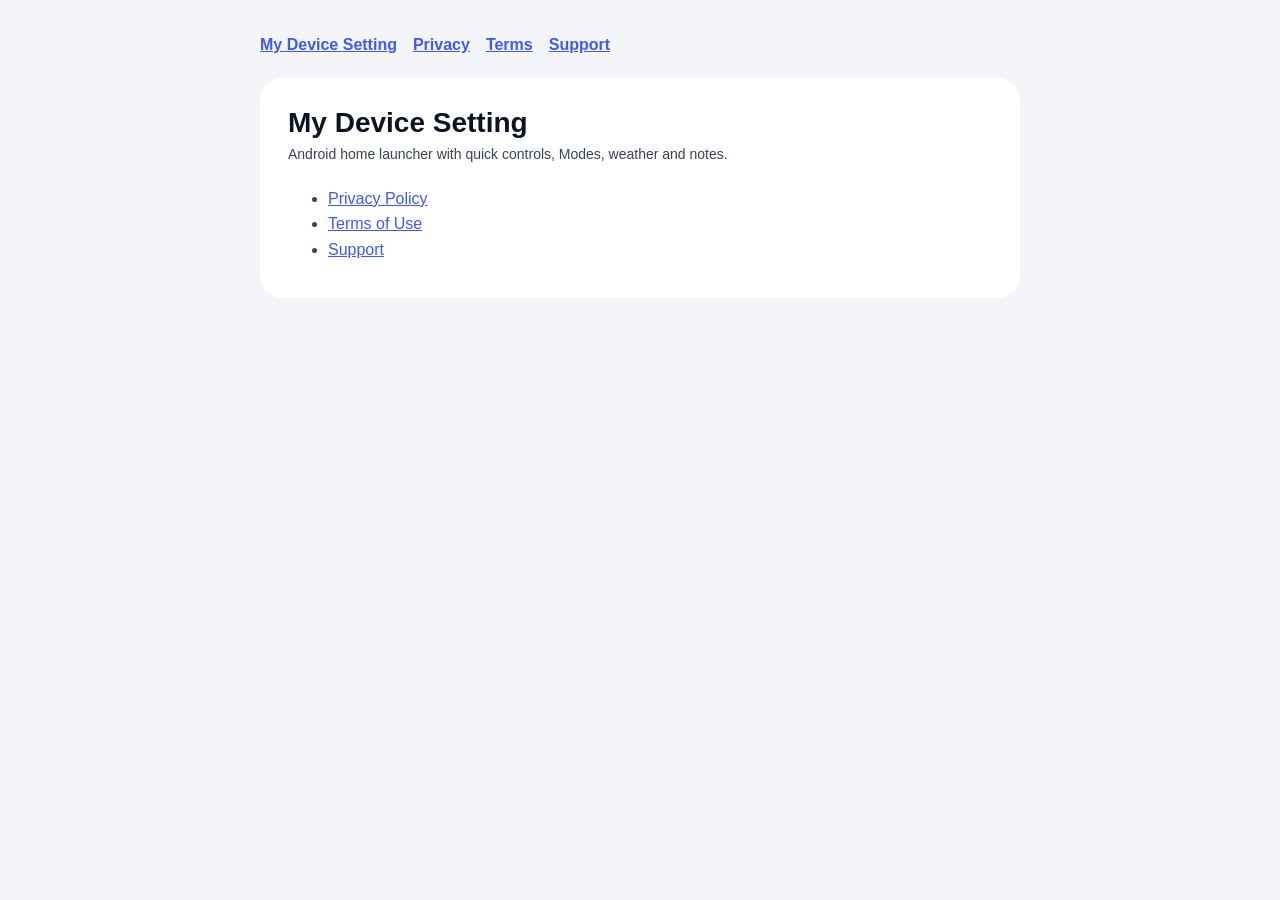
<file: index.html>
<!doctype html><html lang="en"><head><meta charset="utf-8"><meta name="viewport" content="width=device-width,initial-scale=1"><title>My Device Setting</title><link rel="stylesheet" href="style.css"></head><body><main><nav><a href="./">My Device Setting</a><a href="privacy.html">Privacy</a><a href="terms.html">Terms</a><a href="support.html">Support</a></nav><article>
<h1>My Device Setting</h1>
<p class="meta">Android home launcher with quick controls, Modes, weather and notes.</p>
<ul><li><a href="privacy.html">Privacy Policy</a></li><li><a href="terms.html">Terms of Use</a></li><li><a href="support.html">Support</a></li></ul>
</article></main></body></html>
</file>
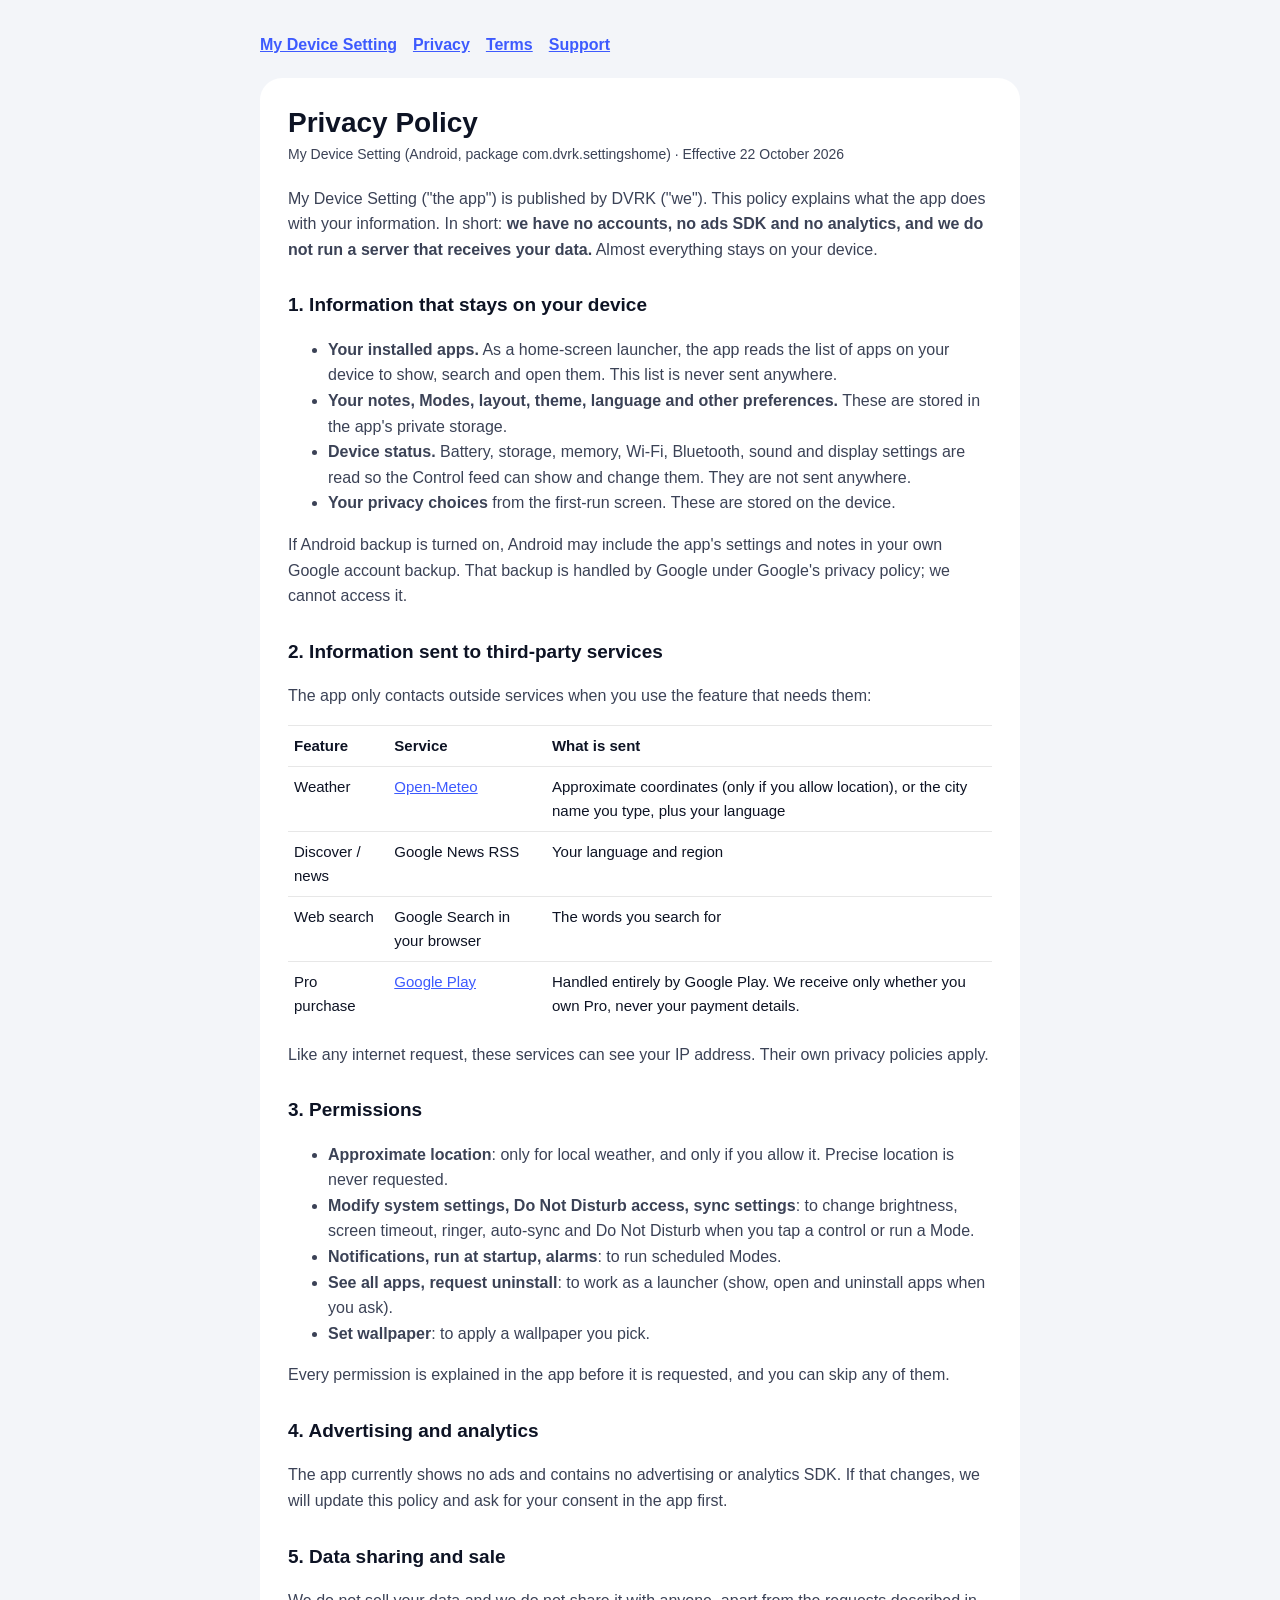
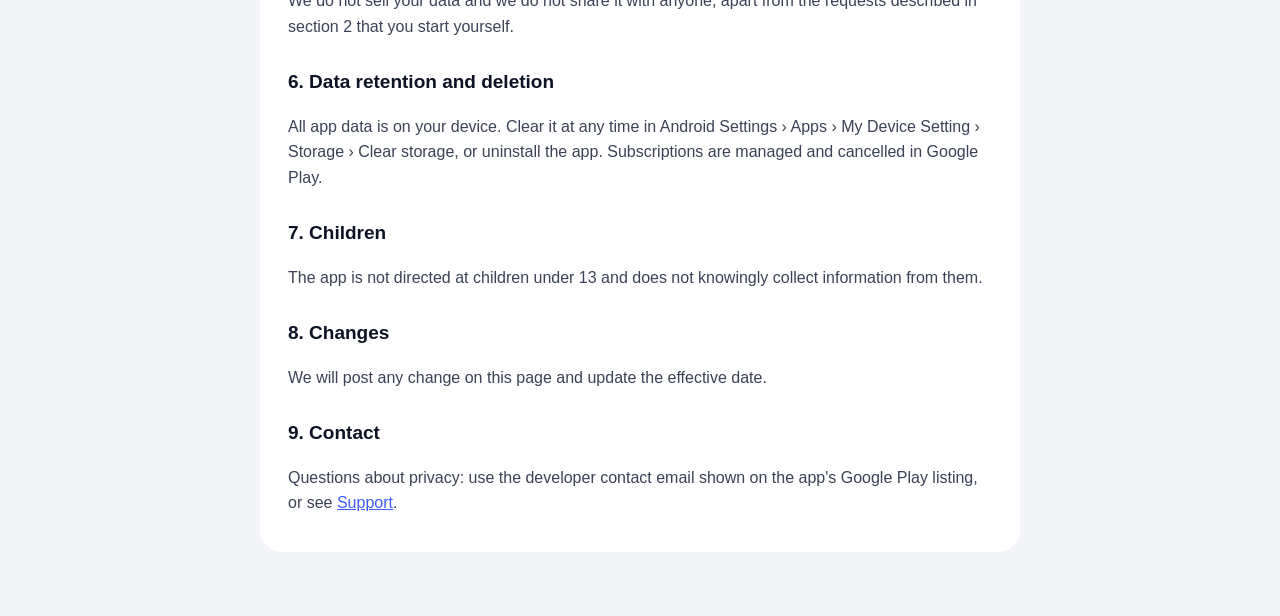
<file: privacy.html>
<!doctype html><html lang="en"><head><meta charset="utf-8"><meta name="viewport" content="width=device-width,initial-scale=1"><title>Privacy Policy · My Device Setting</title><link rel="stylesheet" href="style.css"></head><body><main><nav><a href="./">My Device Setting</a><a href="privacy.html">Privacy</a><a href="terms.html">Terms</a><a href="support.html">Support</a></nav><article>
<h1>Privacy Policy</h1>
<p class="meta">My Device Setting (Android, package com.dvrk.settingshome) · Effective 22 October 2026</p>
<p>My Device Setting ("the app") is published by DVRK ("we"). This policy explains what the app does with your information. In short: <strong>we have no accounts, no ads SDK and no analytics, and we do not run a server that receives your data.</strong> Almost everything stays on your device.</p>

<h2>1. Information that stays on your device</h2>
<ul>
<li><strong>Your installed apps.</strong> As a home-screen launcher, the app reads the list of apps on your device to show, search and open them. This list is never sent anywhere.</li>
<li><strong>Your notes, Modes, layout, theme, language and other preferences.</strong> These are stored in the app's private storage.</li>
<li><strong>Device status.</strong> Battery, storage, memory, Wi-Fi, Bluetooth, sound and display settings are read so the Control feed can show and change them. They are not sent anywhere.</li>
<li><strong>Your privacy choices</strong> from the first-run screen. These are stored on the device.</li>
</ul>
<p>If Android backup is turned on, Android may include the app's settings and notes in your own Google account backup. That backup is handled by Google under Google's privacy policy; we cannot access it.</p>

<h2>2. Information sent to third-party services</h2>
<p>The app only contacts outside services when you use the feature that needs them:</p>
<table>
<tr><th>Feature</th><th>Service</th><th>What is sent</th></tr>
<tr><td>Weather</td><td><a href="https://open-meteo.com/en/terms">Open-Meteo</a></td><td>Approximate coordinates (only if you allow location), or the city name you type, plus your language</td></tr>
<tr><td>Discover / news</td><td>Google News RSS</td><td>Your language and region</td></tr>
<tr><td>Web search</td><td>Google Search in your browser</td><td>The words you search for</td></tr>
<tr><td>Pro purchase</td><td><a href="https://policies.google.com/privacy">Google Play</a></td><td>Handled entirely by Google Play. We receive only whether you own Pro, never your payment details.</td></tr>
</table>
<p>Like any internet request, these services can see your IP address. Their own privacy policies apply.</p>

<h2>3. Permissions</h2>
<ul>
<li><strong>Approximate location</strong>: only for local weather, and only if you allow it. Precise location is never requested.</li>
<li><strong>Modify system settings, Do Not Disturb access, sync settings</strong>: to change brightness, screen timeout, ringer, auto-sync and Do Not Disturb when you tap a control or run a Mode.</li>
<li><strong>Notifications, run at startup, alarms</strong>: to run scheduled Modes.</li>
<li><strong>See all apps, request uninstall</strong>: to work as a launcher (show, open and uninstall apps when you ask).</li>
<li><strong>Set wallpaper</strong>: to apply a wallpaper you pick.</li>
</ul>
<p>Every permission is explained in the app before it is requested, and you can skip any of them.</p>

<h2>4. Advertising and analytics</h2>
<p>The app currently shows no ads and contains no advertising or analytics SDK. If that changes, we will update this policy and ask for your consent in the app first.</p>

<h2>5. Data sharing and sale</h2>
<p>We do not sell your data and we do not share it with anyone, apart from the requests described in section 2 that you start yourself.</p>

<h2>6. Data retention and deletion</h2>
<p>All app data is on your device. Clear it at any time in Android Settings › Apps › My Device Setting › Storage › Clear storage, or uninstall the app. Subscriptions are managed and cancelled in Google Play.</p>

<h2>7. Children</h2>
<p>The app is not directed at children under 13 and does not knowingly collect information from them.</p>

<h2>8. Changes</h2>
<p>We will post any change on this page and update the effective date.</p>

<h2>9. Contact</h2>
<p>Questions about privacy: use the developer contact email shown on the app's Google Play listing, or see <a href="support.html">Support</a>.</p>
</article></main></body></html>
</file>
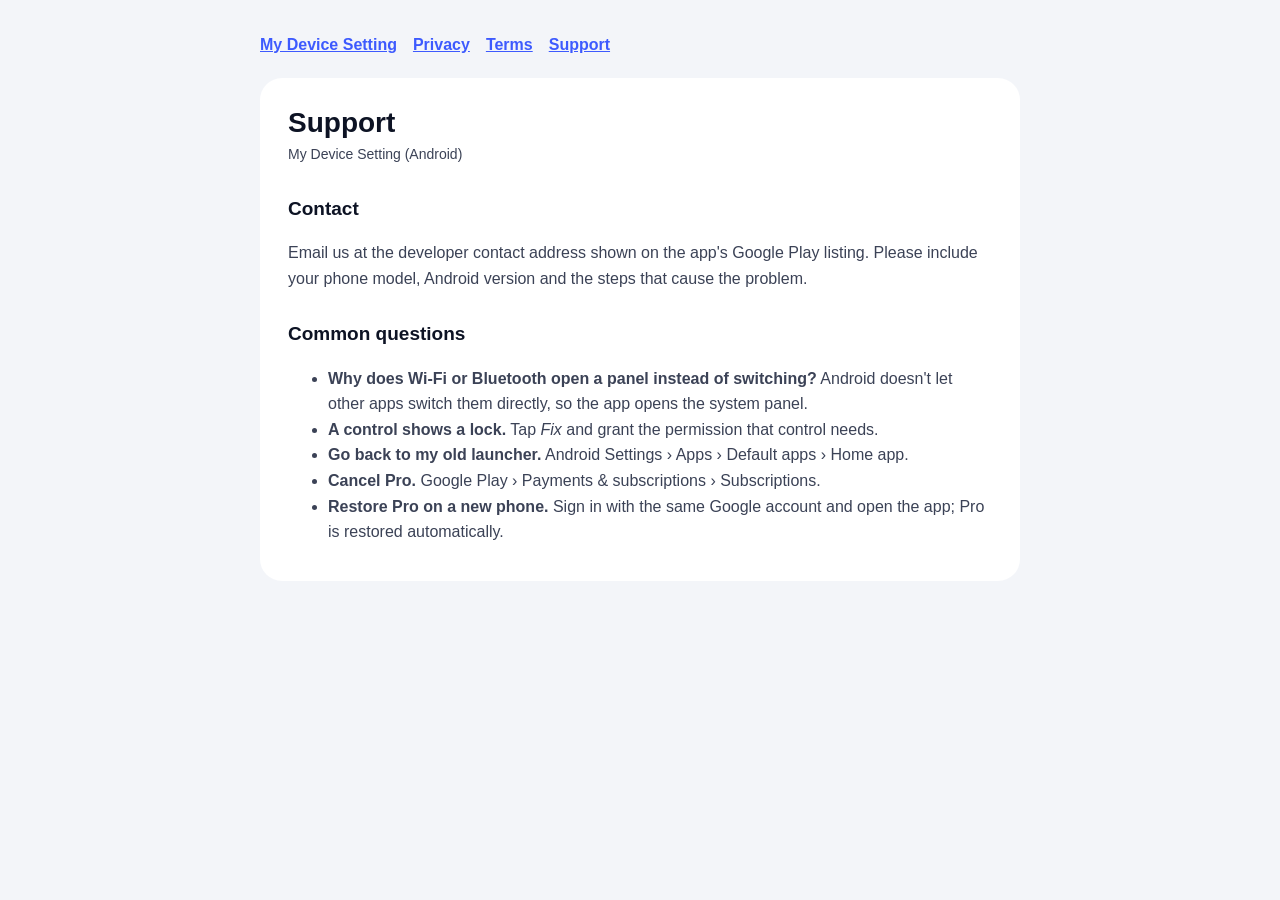
<file: support.html>
<!doctype html><html lang="en"><head><meta charset="utf-8"><meta name="viewport" content="width=device-width,initial-scale=1"><title>Support · My Device Setting</title><link rel="stylesheet" href="style.css"></head><body><main><nav><a href="./">My Device Setting</a><a href="privacy.html">Privacy</a><a href="terms.html">Terms</a><a href="support.html">Support</a></nav><article>
<h1>Support</h1>
<p class="meta">My Device Setting (Android)</p>
<h2>Contact</h2>
<p>Email us at the developer contact address shown on the app's Google Play listing. Please include your phone model, Android version and the steps that cause the problem.</p>
<h2>Common questions</h2>
<ul>
<li><strong>Why does Wi-Fi or Bluetooth open a panel instead of switching?</strong> Android doesn't let other apps switch them directly, so the app opens the system panel.</li>
<li><strong>A control shows a lock.</strong> Tap <em>Fix</em> and grant the permission that control needs.</li>
<li><strong>Go back to my old launcher.</strong> Android Settings › Apps › Default apps › Home app.</li>
<li><strong>Cancel Pro.</strong> Google Play › Payments &amp; subscriptions › Subscriptions.</li>
<li><strong>Restore Pro on a new phone.</strong> Sign in with the same Google account and open the app; Pro is restored automatically.</li>
</ul>
</article></main></body></html>
</file>
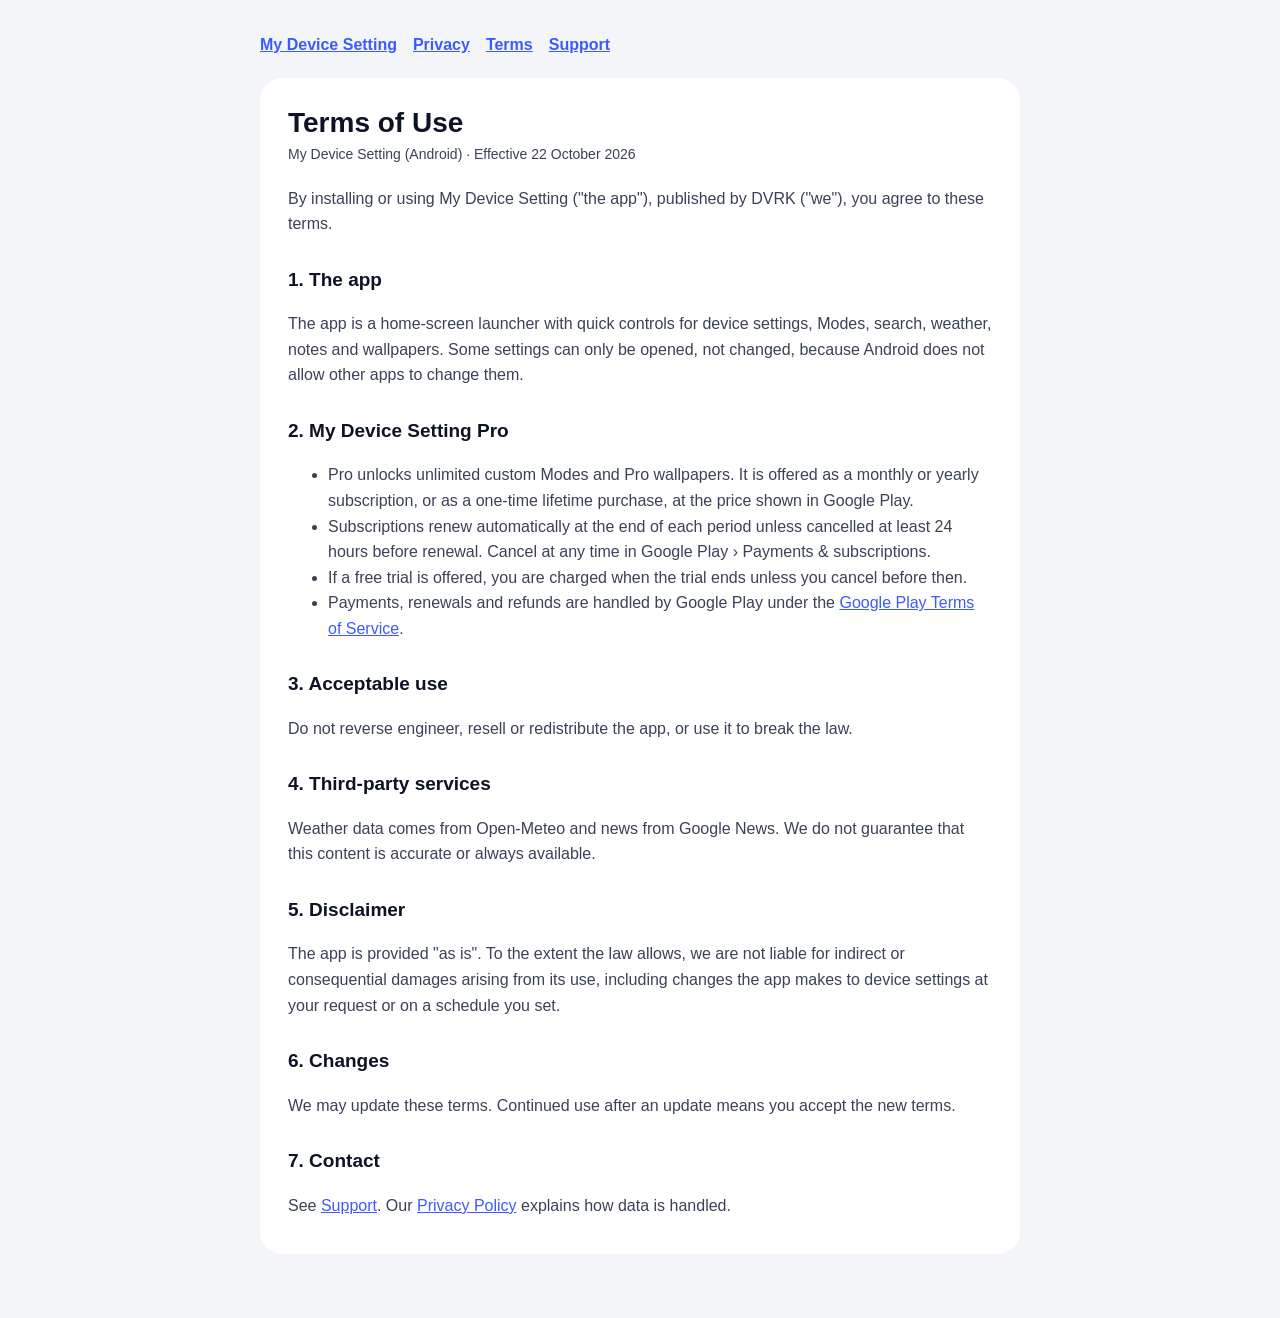
<file: terms.html>
<!doctype html><html lang="en"><head><meta charset="utf-8"><meta name="viewport" content="width=device-width,initial-scale=1"><title>Terms of Use · My Device Setting</title><link rel="stylesheet" href="style.css"></head><body><main><nav><a href="./">My Device Setting</a><a href="privacy.html">Privacy</a><a href="terms.html">Terms</a><a href="support.html">Support</a></nav><article>
<h1>Terms of Use</h1>
<p class="meta">My Device Setting (Android) · Effective 22 October 2026</p>
<p>By installing or using My Device Setting ("the app"), published by DVRK ("we"), you agree to these terms.</p>

<h2>1. The app</h2>
<p>The app is a home-screen launcher with quick controls for device settings, Modes, search, weather, notes and wallpapers. Some settings can only be opened, not changed, because Android does not allow other apps to change them.</p>

<h2>2. My Device Setting Pro</h2>
<ul>
<li>Pro unlocks unlimited custom Modes and Pro wallpapers. It is offered as a monthly or yearly subscription, or as a one-time lifetime purchase, at the price shown in Google Play.</li>
<li>Subscriptions renew automatically at the end of each period unless cancelled at least 24 hours before renewal. Cancel at any time in Google Play › Payments &amp; subscriptions.</li>
<li>If a free trial is offered, you are charged when the trial ends unless you cancel before then.</li>
<li>Payments, renewals and refunds are handled by Google Play under the <a href="https://play.google.com/about/play-terms/">Google Play Terms of Service</a>.</li>
</ul>

<h2>3. Acceptable use</h2>
<p>Do not reverse engineer, resell or redistribute the app, or use it to break the law.</p>

<h2>4. Third-party services</h2>
<p>Weather data comes from Open-Meteo and news from Google News. We do not guarantee that this content is accurate or always available.</p>

<h2>5. Disclaimer</h2>
<p>The app is provided "as is". To the extent the law allows, we are not liable for indirect or consequential damages arising from its use, including changes the app makes to device settings at your request or on a schedule you set.</p>

<h2>6. Changes</h2>
<p>We may update these terms. Continued use after an update means you accept the new terms.</p>

<h2>7. Contact</h2>
<p>See <a href="support.html">Support</a>. Our <a href="privacy.html">Privacy Policy</a> explains how data is handled.</p>
</article></main></body></html>
</file>
<file: style.css>
:root{--fg:#0D1324;--muted:#3B4256;--accent:#3D5AFE;--bg:#F3F5F9;--card:#fff}
@media (prefers-color-scheme:dark){:root{--fg:#F2F4FA;--muted:#C4CAD8;--accent:#7A8BFF;--bg:#0A0D16;--card:#141927}}
body{margin:0;background:var(--bg);color:var(--fg);font:16px/1.6 -apple-system,BlinkMacSystemFont,"Segoe UI",Roboto,sans-serif}
main{max-width:760px;margin:0 auto;padding:32px 20px 64px}
article{background:var(--card);border-radius:22px;padding:28px 28px 20px}
h1{font-size:28px;line-height:1.2;margin:0 0 4px}h2{font-size:19px;margin:28px 0 6px}
p,li{color:var(--muted)}a{color:var(--accent)}.meta{font-size:14px;margin:0 0 20px}
nav{display:flex;gap:16px;margin:0 0 20px;font-weight:600}
table{border-collapse:collapse;width:100%;font-size:15px}td,th{border-top:1px solid #8883;padding:8px 6px;text-align:left;vertical-align:top}
</file>
